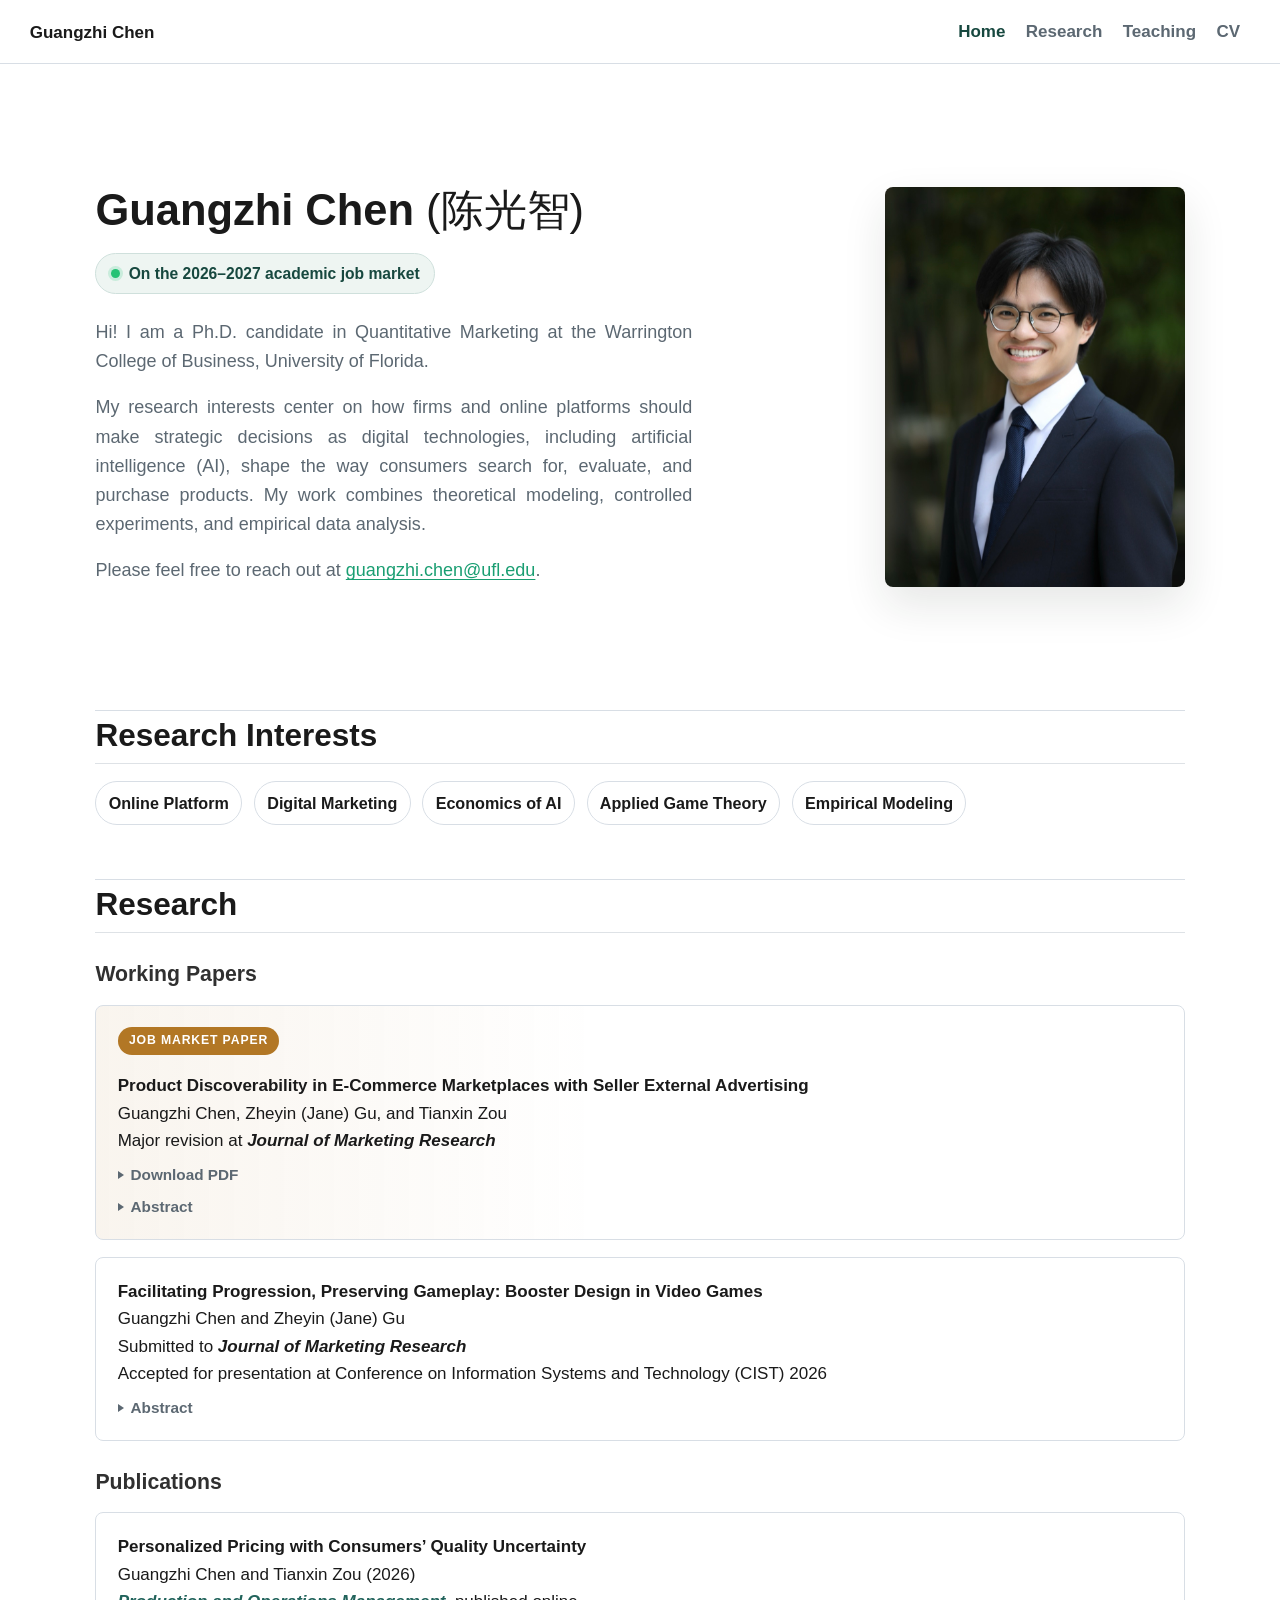
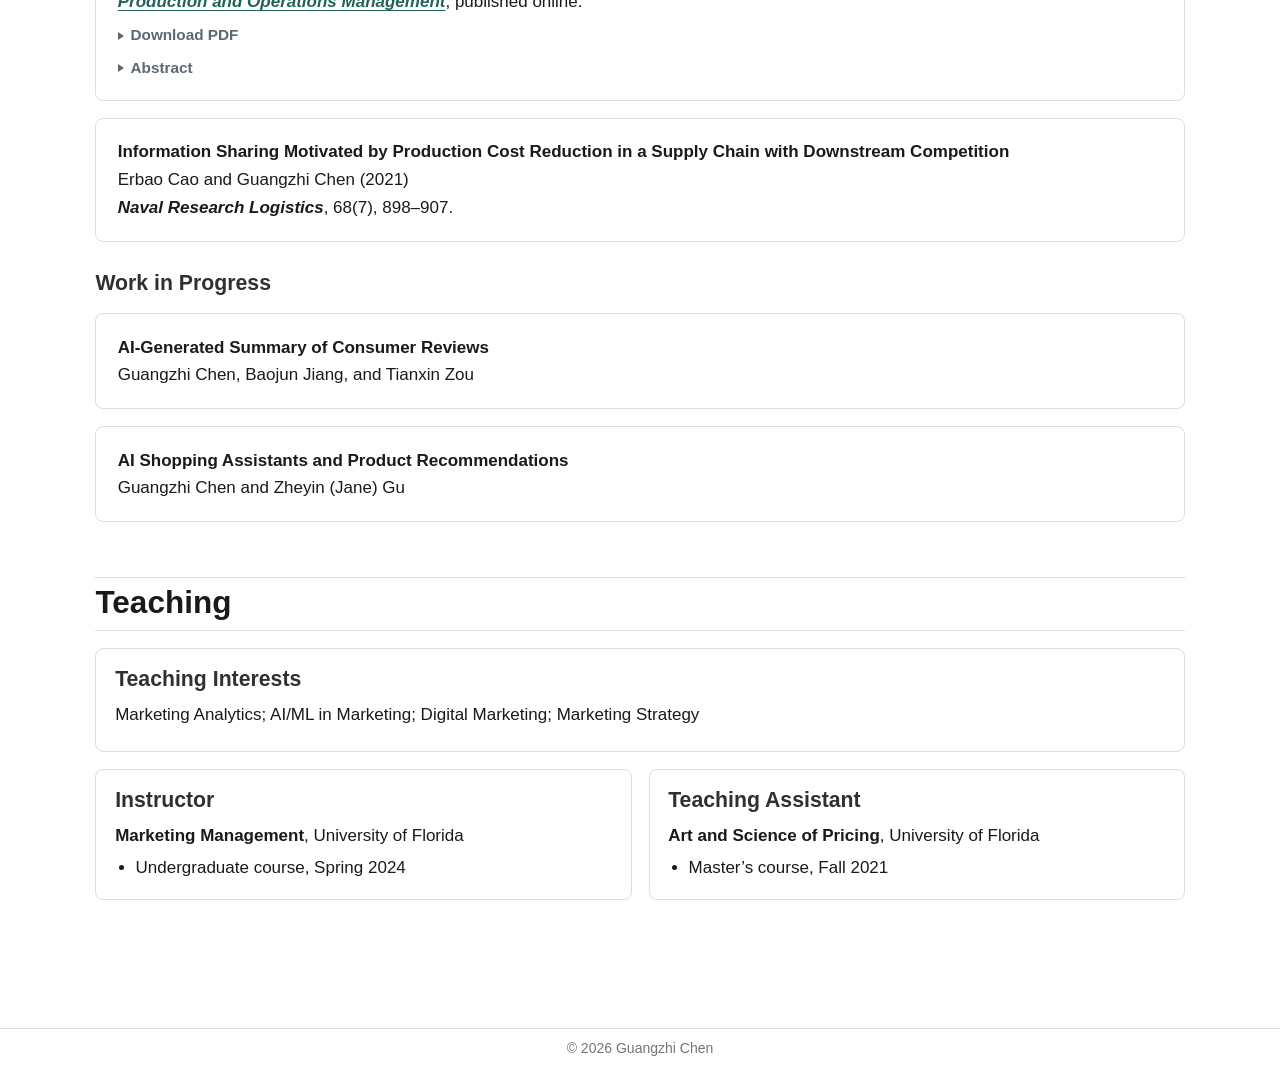
<file: index.html>
<!DOCTYPE html>
<html xmlns="http://www.w3.org/1999/xhtml" lang="en" xml:lang="en"><head>

<meta charset="utf-8">
<meta name="generator" content="quarto-1.9.38">

<meta name="viewport" content="width=device-width, initial-scale=1.0, user-scalable=yes">

<meta name="description" content="Ph.D.&nbsp;candidate in Quantitative Marketing at the University of Florida.">

<title>Guangzhi Chen</title>
<style>
/* Default styles provided by pandoc.
** See https://pandoc.org/MANUAL.html#variables-for-html for config info.
*/
code{white-space: pre-wrap;}
span.smallcaps{font-variant: small-caps;}
div.columns{display: flex; gap: min(4vw, 1.5em);}
div.column{flex: auto; overflow-x: auto;}
div.hanging-indent{margin-left: 1.5em; text-indent: -1.5em;}
ul.task-list{list-style: none;}
ul.task-list li input[type="checkbox"] {
  width: 0.8em;
  margin: 0 0.8em 0.2em -1em; /* quarto-specific, see https://github.com/quarto-dev/quarto-cli/issues/4556 */ 
  vertical-align: middle;
}
</style>


<script src="site_libs/quarto-nav/quarto-nav.js"></script>
<link href="./assets/favicon.svg" rel="icon" type="image/svg+xml">
<script src="site_libs/clipboard/clipboard.min.js"></script>
<script src="site_libs/quarto-html/quarto.js" type="module"></script>
<script src="site_libs/quarto-html/tabsets/tabsets.js" type="module"></script>
<script src="site_libs/quarto-html/popper.min.js"></script>
<script src="site_libs/quarto-html/tippy.umd.min.js"></script>
<script src="site_libs/quarto-html/anchor.min.js"></script>
<link href="site_libs/quarto-html/tippy.css" rel="stylesheet">
<link href="site_libs/quarto-html/quarto-syntax-highlighting-15634bcf2e68342d4ad2dfa704d543f6.css" rel="stylesheet" id="quarto-text-highlighting-styles">
<script src="site_libs/bootstrap/bootstrap.min.js"></script>
<link href="site_libs/bootstrap/bootstrap-icons.css" rel="stylesheet">
<link href="site_libs/bootstrap/bootstrap-158031087360bce0ff56dc785ce39e06.min.css" rel="stylesheet" append-hash="true" id="quarto-bootstrap" data-mode="light">
<script id="quarto-search-options" type="application/json">{
  "language": {
    "search-no-results-text": "No results",
    "search-matching-documents-text": "matching documents",
    "search-copy-link-title": "Copy link to search",
    "search-hide-matches-text": "Hide additional matches",
    "search-more-match-text": "more match in this document",
    "search-more-matches-text": "more matches in this document",
    "search-clear-button-title": "Clear",
    "search-text-placeholder": "",
    "search-detached-cancel-button-title": "Cancel",
    "search-submit-button-title": "Submit",
    "search-label": "Search"
  }
}</script>
<style>html{ scroll-behavior: smooth; }</style>


<link rel="stylesheet" href="styles.css">
<meta property="og:title" content="Guangzhi Chen">
<meta property="og:description" content="Ph.D.&nbsp;candidate in Quantitative Marketing at the University of Florida.">
<meta property="og:image" content="assets/Guangzhi.jpg">
<meta property="og:site_name" content="Guangzhi Chen">
<meta property="og:image:alt" content="Guangzhi Chen">
<meta name="twitter:title" content="Guangzhi Chen">
<meta name="twitter:description" content="Ph.D.&nbsp;candidate in Quantitative Marketing at the University of Florida.">
<meta name="twitter:image" content="assets/Guangzhi.jpg">
<meta name="twitter:image:alt" content="Guangzhi Chen">
<meta name="twitter:card" content="summary_large_image">
</head>

<body class="nav-fixed quarto-light">

<div id="quarto-search-results"></div>
  <header id="quarto-header" class="headroom fixed-top">
    <nav class="navbar navbar-expand-lg " data-bs-theme="dark">
      <div class="navbar-container container-fluid">
      <div class="navbar-brand-container mx-auto">
    <a class="navbar-brand" href="./index.html">
    <span class="navbar-title">Guangzhi Chen</span>
    </a>
  </div>
          <button class="navbar-toggler" type="button" data-bs-toggle="collapse" data-bs-target="#navbarCollapse" aria-controls="navbarCollapse" role="menu" aria-expanded="false" aria-label="Toggle navigation" onclick="if (window.quartoToggleHeadroom) { window.quartoToggleHeadroom(); }">
  <span class="navbar-toggler-icon"></span>
</button>
          <div class="collapse navbar-collapse" id="navbarCollapse">
            <ul class="navbar-nav navbar-nav-scroll ms-auto">
  <li class="nav-item">
    <a class="nav-link active" href="./index.html" aria-current="page"> 
<span class="menu-text">Home</span></a>
  </li>  
  <li class="nav-item">
    <a class="nav-link" href="./index.html#research"> 
<span class="menu-text">Research</span></a>
  </li>  
  <li class="nav-item">
    <a class="nav-link" href="./index.html#teaching"> 
<span class="menu-text">Teaching</span></a>
  </li>  
  <li class="nav-item">
    <a class="nav-link" href="./cv.html"> 
<span class="menu-text">CV</span></a>
  </li>  
</ul>
          </div> <!-- /navcollapse -->
            <div class="quarto-navbar-tools">
</div>
      </div> <!-- /container-fluid -->
    </nav>
</header>
<!-- content -->
<div id="quarto-content" class="quarto-container page-columns page-rows-contents page-layout-full page-navbar">
<!-- sidebar -->
<!-- margin-sidebar -->
    
<!-- main -->
<main class="content column-page" id="quarto-document-content">

<header id="title-block-header" class="quarto-title-block default">
<div class="quarto-title">
<h1 class="title">Guangzhi Chen</h1>
</div>

<div>
  <div class="description">
    Ph.D.&nbsp;candidate in Quantitative Marketing at the University of Florida.
  </div>
</div>


<div class="quarto-title-meta column-page">

    
  
    
  </div>
  


</header>


<div class="hero">
<section id="guangzhi-chen-陈光智" class="level1 hero-copy">
<h1>Guangzhi Chen <span class="name-zh">(陈光智)</span></h1>
<p><span class="availability">On the 2026–2027 academic job market</span></p>
<p>Hi! I am a Ph.D.&nbsp;candidate in Quantitative Marketing at the Warrington College of Business, University of Florida.</p>
<p>My research interests center on how firms and online platforms should make strategic decisions as digital technologies, including artificial intelligence (AI), shape the way consumers search for, evaluate, and purchase products. My work combines theoretical modeling, controlled experiments, and empirical data analysis.</p>
<p>Please feel free to reach out at <strong><a href="mailto:guangzhi.chen@ufl.edu" class="email-link">guangzhi.chen@ufl.edu</a></strong>.</p>
</section>
<div class="hero-media">
<p><img src="assets/Guangzhi.jpg" alt="Guangzhi Chen"></p>
</div>
</div>
<section id="research-interests" class="level2">
<h2 class="anchored" data-anchor-id="research-interests">Research Interests</h2>
<div class="interest-list">
<p><span class="interest-label">Online Platform</span> <span class="interest-label">Digital Marketing</span> <span class="interest-label">Economics of AI</span> <span class="interest-label">Applied Game Theory</span> <span class="interest-label">Empirical Modeling</span></p>
</div>
</section>
<section id="research" class="level2">
<h2 class="anchored" data-anchor-id="research">Research</h2>
<section id="working-papers" class="level3">
<h3 class="anchored" data-anchor-id="working-papers">Working Papers</h3>
<div class="paper-card featured">
<p><span class="jmp-flag">Job Market Paper</span></p>
<p><strong>Product Discoverability in E-Commerce Marketplaces with Seller External Advertising</strong><br>
Guangzhi Chen, Zheyin (Jane) Gu, and Tianxin Zou<br>
Major revision at <strong><em>Journal of Marketing Research</em></strong></p>
<p><a href="Guangzhi_Chen_JMP.pdf" class="pdf-link">Download PDF</a></p>
<details>
<summary>
Abstract
</summary>
<p>This paper examines how an e-commerce marketplace should design product discovery tools, which help consumers find products on the platform, accounting for sellers potentially advertising on external channels (e.g., search engines and social media) to attract consumers to the marketplace. Our paper’s central finding is that the platform can profit from strategically limiting product discovery because of two distinct mechanisms: (1) a traffic-expansion mechanism, where limiting discovery mitigates advertising leakage and encourages sellers to advertise, expanding total platform traffic; (2) a differentiation mechanism, where limiting discovery induces some but not all sellers to advertise, creating differentiation in consumer awareness among sellers and thus softening price competition. We also show that the platform’s optimal discoverability level changes non-monotonically with different market parameters, such as how substitutable competing products are and how costly or effective external advertising is. The strategic interactions of the platform and sellers further yield counterintuitive welfare consequences: when products are stronger substitutes, despite more intense price competition, sellers’ profit can increase while consumer surplus can decrease; and when sellers’ external advertising becomes less costly or more effective in attracting consumers, both sellers and consumers can be worse off.</p>
</details>
</div>
<div class="paper-card">
<p><strong>Facilitating Progression, Preserving Gameplay: Booster Design in Video Games</strong><br>
Guangzhi Chen and Zheyin (Jane) Gu<br>
Submitted to <strong><em>Journal of Marketing Research</em></strong><br>
Accepted for presentation at Conference on Information Systems and Technology (CIST) 2026</p>
<details>
<summary>
Abstract
</summary>
<p>In single-player video games, developers often provide players with boosters, or consumable tools that can reduce their effort to clear a level, to sustain progression. Meanwhile, players’ lower-level play can facilitate their understanding of game design and structure, contributing to improved performance and enjoyment at a more advanced level. We study the developer’s optimal booster design, accounting for its impact on a player’s endogenous gameplay decisions. First, we show that a more powerful booster, when not too powerful, can motivate the player to extend gameplay at both the lower and advanced levels. This motivating impact is stronger under more efficient carryover of gameplay experience across levels. However, if the booster is already powerful, further enhancing its power discourages gameplay at both levels. Second, a developer that maximizes monetization opportunities from players’ gameplay time should offer a booster of moderate power. However, a strong tendency to profit from booster sales induces the developer to increase booster power, causing a reduction in players’ playtime. Third, the optimal booster power and price vary with player characteristics, suggesting the benefits of booster customization. Interestingly, the developer may offer a less powerful booster at a higher price to players perceiving a higher progression reward.</p>
</details>
</div>
</section>
<section id="publications" class="level3">
<h3 class="anchored" data-anchor-id="publications">Publications</h3>
<div class="paper-card">
<p><strong>Personalized Pricing with Consumers’ Quality Uncertainty</strong><br>
Guangzhi Chen and Tianxin Zou (2026)<br>
<a href="https://doi.org/10.1177/10591478261465977"><strong><em>Production and Operations Management</em></strong></a>, published online.</p>
<p><a href="Guangzhi_Chen_Personalized_Pricing.pdf" class="pdf-link">Download PDF</a></p>
<details>
<summary>
Abstract
</summary>
<p>We examine a firm’s personalized pricing (PP) strategies in markets where consumers are uncertain about product quality. In such markets, prices serve not only as a tool for price discrimination but also as a means of conveying quality information to consumers. We reveal that a firm faces a tradeoff between adopting PP to better price discriminate among consumers and not adopting it to signal its high quality. We find that a high-quality firm should adopt PP only when its product quality is known to either a very small or a very large fraction of consumers, and when its high-quality product, on average, offers either very low or very high additional value to consumers relative to a low-quality product. Moreover, the high-quality firm may charge consumers personalized prices less than their willingness to pay to signal its quality in equilibrium, deviating from first-degree price discrimination when consumers are informed about quality. Counterintuitively, when more consumers know product quality or when the high-quality product provides higher average value to consumers, consumer surplus and social welfare may decrease, but a low-quality firm’s profit may increase. Furthermore, the firm’s profit can be lower when its personalized pricing leverages more information about consumer characteristics. Randomized experiments provide evidence that a personalized price is a weaker signal of objective product quality than a uniform price.</p>
</details>
</div>
<div class="paper-card">
<p><strong>Information Sharing Motivated by Production Cost Reduction in a Supply Chain with Downstream Competition</strong><br>
Erbao Cao and Guangzhi Chen (2021)<br>
<strong><em>Naval Research Logistics</em></strong>, 68(7), 898–907.</p>
</div>
</section>
<section id="work-in-progress" class="level3">
<h3 class="anchored" data-anchor-id="work-in-progress">Work in Progress</h3>
<div class="paper-card">
<p><strong>AI-Generated Summary of Consumer Reviews</strong><br>
Guangzhi Chen, Baojun Jiang, and Tianxin Zou</p>
</div>
<div class="paper-card">
<p><strong>AI Shopping Assistants and Product Recommendations</strong><br>
Guangzhi Chen and Zheyin (Jane) Gu</p>
</div>
</section>
</section>
<section id="teaching" class="level2">
<h2 class="anchored" data-anchor-id="teaching">Teaching</h2>
<section id="teaching-interests" class="level3 panel teaching-interests">
<h3 class="anchored" data-anchor-id="teaching-interests">Teaching Interests</h3>
<p>Marketing Analytics; AI/ML in Marketing; Digital Marketing; Marketing Strategy</p>
</section>
<div class="two-column">
<section id="instructor" class="level3 panel">
<h3 class="anchored" data-anchor-id="instructor">Instructor</h3>
<p><strong>Marketing Management</strong>, University of Florida</p>
<ul>
<li>Undergraduate course, Spring 2024</li>
</ul>
</section>
<section id="teaching-assistant" class="level3 panel">
<h3 class="anchored" data-anchor-id="teaching-assistant">Teaching Assistant</h3>
<p><strong>Art and Science of Pricing</strong>, University of Florida</p>
<ul>
<li>Master’s course, Fall 2021</li>
</ul>
</section>
</div>


</section>

</main> <!-- /main -->
<script id="quarto-html-after-body" type="application/javascript">
  window.document.addEventListener("DOMContentLoaded", function (event) {
    const icon = "";
    const anchorJS = new window.AnchorJS();
    anchorJS.options = {
      placement: 'right',
      icon: icon
    };
    anchorJS.add('.anchored');
    const isCodeAnnotation = (el) => {
      for (const clz of el.classList) {
        if (clz.startsWith('code-annotation-')) {                     
          return true;
        }
      }
      return false;
    }
    const onCopySuccess = function(e) {
      // button target
      const button = e.trigger;
      // don't keep focus
      button.blur();
      // flash "checked"
      button.classList.add('code-copy-button-checked');
      var currentTitle = button.getAttribute("title");
      button.setAttribute("title", "Copied!");
      let tooltip;
      if (window.bootstrap) {
        button.setAttribute("data-bs-toggle", "tooltip");
        button.setAttribute("data-bs-placement", "left");
        button.setAttribute("data-bs-title", "Copied!");
        tooltip = new bootstrap.Tooltip(button, 
          { trigger: "manual", 
            customClass: "code-copy-button-tooltip",
            offset: [0, -8]});
        tooltip.show();    
      }
      setTimeout(function() {
        if (tooltip) {
          tooltip.hide();
          button.removeAttribute("data-bs-title");
          button.removeAttribute("data-bs-toggle");
          button.removeAttribute("data-bs-placement");
        }
        button.setAttribute("title", currentTitle);
        button.classList.remove('code-copy-button-checked');
      }, 1000);
      // clear code selection
      e.clearSelection();
    }
    const getTextToCopy = function(trigger) {
      const outerScaffold = trigger.parentElement.cloneNode(true);
      const codeEl = outerScaffold.querySelector('code');
      for (const childEl of codeEl.children) {
        if (isCodeAnnotation(childEl)) {
          childEl.remove();
        }
      }
      return codeEl.innerText;
    }
    const clipboard = new window.ClipboardJS('.code-copy-button:not([data-in-quarto-modal])', {
      text: getTextToCopy
    });
    clipboard.on('success', onCopySuccess);
    if (window.document.getElementById('quarto-embedded-source-code-modal')) {
      const clipboardModal = new window.ClipboardJS('.code-copy-button[data-in-quarto-modal]', {
        text: getTextToCopy,
        container: window.document.getElementById('quarto-embedded-source-code-modal')
      });
      clipboardModal.on('success', onCopySuccess);
    }
      var localhostRegex = new RegExp(/^(?:http|https):\/\/localhost\:?[0-9]*\//);
      var mailtoRegex = new RegExp(/^mailto:/);
        var filterRegex = new RegExp('/' + window.location.host + '/');
      var isInternal = (href) => {
          return filterRegex.test(href) || localhostRegex.test(href) || mailtoRegex.test(href);
      }
      // Inspect non-navigation links and adorn them if external
     var links = window.document.querySelectorAll('a[href]:not(.nav-link):not(.navbar-brand):not(.toc-action):not(.sidebar-link):not(.sidebar-item-toggle):not(.pagination-link):not(.no-external):not([aria-hidden]):not(.dropdown-item):not(.quarto-navigation-tool):not(.about-link)');
      for (var i=0; i<links.length; i++) {
        const link = links[i];
        if (!isInternal(link.href)) {
          // undo the damage that might have been done by quarto-nav.js in the case of
          // links that we want to consider external
          if (link.dataset.originalHref !== undefined) {
            link.href = link.dataset.originalHref;
          }
        }
      }
    function tippyHover(el, contentFn, onTriggerFn, onUntriggerFn) {
      const config = {
        allowHTML: true,
        maxWidth: 500,
        delay: 100,
        arrow: false,
        appendTo: function(el) {
            return el.parentElement;
        },
        interactive: true,
        interactiveBorder: 10,
        theme: 'quarto',
        placement: 'bottom-start',
      };
      if (contentFn) {
        config.content = contentFn;
      }
      if (onTriggerFn) {
        config.onTrigger = onTriggerFn;
      }
      if (onUntriggerFn) {
        config.onUntrigger = onUntriggerFn;
      }
      window.tippy(el, config); 
    }
    const noterefs = window.document.querySelectorAll('a[role="doc-noteref"]');
    for (var i=0; i<noterefs.length; i++) {
      const ref = noterefs[i];
      tippyHover(ref, function() {
        // use id or data attribute instead here
        let href = ref.getAttribute('data-footnote-href') || ref.getAttribute('href');
        try { href = new URL(href).hash; } catch {}
        const id = href.replace(/^#\/?/, "");
        const note = window.document.getElementById(id);
        if (note) {
          return note.innerHTML;
        } else {
          return "";
        }
      });
    }
    const xrefs = window.document.querySelectorAll('a.quarto-xref');
    const processXRef = (id, note) => {
      // Strip column container classes
      const stripColumnClz = (el) => {
        el.classList.remove("page-full", "page-columns");
        if (el.children) {
          for (const child of el.children) {
            stripColumnClz(child);
          }
        }
      }
      stripColumnClz(note)
      if (id === null || id.startsWith('sec-')) {
        // Special case sections, only their first couple elements
        const container = document.createElement("div");
        if (note.children && note.children.length > 2) {
          container.appendChild(note.children[0].cloneNode(true));
          for (let i = 1; i < note.children.length; i++) {
            const child = note.children[i];
            if (child.tagName === "P" && child.innerText === "") {
              continue;
            } else {
              container.appendChild(child.cloneNode(true));
              break;
            }
          }
          if (window.Quarto?.typesetMath) {
            window.Quarto.typesetMath(container);
          }
          return container.innerHTML
        } else {
          if (window.Quarto?.typesetMath) {
            window.Quarto.typesetMath(note);
          }
          return note.innerHTML;
        }
      } else {
        // Remove any anchor links if they are present
        const anchorLink = note.querySelector('a.anchorjs-link');
        if (anchorLink) {
          anchorLink.remove();
        }
        if (window.Quarto?.typesetMath) {
          window.Quarto.typesetMath(note);
        }
        if (note.classList.contains("callout")) {
          return note.outerHTML;
        } else {
          return note.innerHTML;
        }
      }
    }
    for (var i=0; i<xrefs.length; i++) {
      const xref = xrefs[i];
      tippyHover(xref, undefined, function(instance) {
        instance.disable();
        let url = xref.getAttribute('href');
        let hash = undefined; 
        if (url.startsWith('#')) {
          hash = url;
        } else {
          try { hash = new URL(url).hash; } catch {}
        }
        if (hash) {
          const id = hash.replace(/^#\/?/, "");
          const note = window.document.getElementById(id);
          if (note !== null) {
            try {
              const html = processXRef(id, note.cloneNode(true));
              instance.setContent(html);
            } finally {
              instance.enable();
              instance.show();
            }
          } else {
            // See if we can fetch this
            fetch(url.split('#')[0])
            .then(res => res.text())
            .then(html => {
              const parser = new DOMParser();
              const htmlDoc = parser.parseFromString(html, "text/html");
              const note = htmlDoc.getElementById(id);
              if (note !== null) {
                const html = processXRef(id, note);
                instance.setContent(html);
              } 
            }).finally(() => {
              instance.enable();
              instance.show();
            });
          }
        } else {
          // See if we can fetch a full url (with no hash to target)
          // This is a special case and we should probably do some content thinning / targeting
          fetch(url)
          .then(res => res.text())
          .then(html => {
            const parser = new DOMParser();
            const htmlDoc = parser.parseFromString(html, "text/html");
            const note = htmlDoc.querySelector('main.content');
            if (note !== null) {
              // This should only happen for chapter cross references
              // (since there is no id in the URL)
              // remove the first header
              if (note.children.length > 0 && note.children[0].tagName === "HEADER") {
                note.children[0].remove();
              }
              const html = processXRef(null, note);
              instance.setContent(html);
            } 
          }).finally(() => {
            instance.enable();
            instance.show();
          });
        }
      }, function(instance) {
      });
    }
        let selectedAnnoteEl;
        const selectorForAnnotation = ( cell, annotation) => {
          let cellAttr = 'data-code-cell="' + cell + '"';
          let lineAttr = 'data-code-annotation="' +  annotation + '"';
          const selector = 'span[' + cellAttr + '][' + lineAttr + ']';
          return selector;
        }
        const selectCodeLines = (annoteEl) => {
          const doc = window.document;
          const targetCell = annoteEl.getAttribute("data-target-cell");
          const targetAnnotation = annoteEl.getAttribute("data-target-annotation");
          const annoteSpan = window.document.querySelector(selectorForAnnotation(targetCell, targetAnnotation));
          const lines = annoteSpan.getAttribute("data-code-lines").split(",");
          const lineIds = lines.map((line) => {
            return targetCell + "-" + line;
          })
          let top = null;
          let height = null;
          let parent = null;
          if (lineIds.length > 0) {
              //compute the position of the single el (top and bottom and make a div)
              const el = window.document.getElementById(lineIds[0]);
              top = el.offsetTop;
              height = el.offsetHeight;
              parent = el.parentElement.parentElement;
            if (lineIds.length > 1) {
              const lastEl = window.document.getElementById(lineIds[lineIds.length - 1]);
              const bottom = lastEl.offsetTop + lastEl.offsetHeight;
              height = bottom - top;
            }
            if (top !== null && height !== null && parent !== null) {
              // cook up a div (if necessary) and position it 
              let div = window.document.getElementById("code-annotation-line-highlight");
              if (div === null) {
                div = window.document.createElement("div");
                div.setAttribute("id", "code-annotation-line-highlight");
                div.style.position = 'absolute';
                parent.appendChild(div);
              }
              div.style.top = top - 2 + "px";
              div.style.height = height + 4 + "px";
              div.style.left = 0;
              let gutterDiv = window.document.getElementById("code-annotation-line-highlight-gutter");
              if (gutterDiv === null) {
                gutterDiv = window.document.createElement("div");
                gutterDiv.setAttribute("id", "code-annotation-line-highlight-gutter");
                gutterDiv.style.position = 'absolute';
                const codeCell = window.document.getElementById(targetCell);
                const gutter = codeCell.querySelector('.code-annotation-gutter');
                gutter.appendChild(gutterDiv);
              }
              gutterDiv.style.top = top - 2 + "px";
              gutterDiv.style.height = height + 4 + "px";
            }
            selectedAnnoteEl = annoteEl;
          }
        };
        const unselectCodeLines = () => {
          const elementsIds = ["code-annotation-line-highlight", "code-annotation-line-highlight-gutter"];
          elementsIds.forEach((elId) => {
            const div = window.document.getElementById(elId);
            if (div) {
              div.remove();
            }
          });
          selectedAnnoteEl = undefined;
        };
          // Handle positioning of the toggle
      window.addEventListener(
        "resize",
        throttle(() => {
          elRect = undefined;
          if (selectedAnnoteEl) {
            selectCodeLines(selectedAnnoteEl);
          }
        }, 10)
      );
      function throttle(fn, ms) {
      let throttle = false;
      let timer;
        return (...args) => {
          if(!throttle) { // first call gets through
              fn.apply(this, args);
              throttle = true;
          } else { // all the others get throttled
              if(timer) clearTimeout(timer); // cancel #2
              timer = setTimeout(() => {
                fn.apply(this, args);
                timer = throttle = false;
              }, ms);
          }
        };
      }
        // Attach click handler to the DT
        const annoteDls = window.document.querySelectorAll('dt[data-target-cell]');
        for (const annoteDlNode of annoteDls) {
          annoteDlNode.addEventListener('click', (event) => {
            const clickedEl = event.target;
            if (clickedEl !== selectedAnnoteEl) {
              unselectCodeLines();
              const activeEl = window.document.querySelector('dt[data-target-cell].code-annotation-active');
              if (activeEl) {
                activeEl.classList.remove('code-annotation-active');
              }
              selectCodeLines(clickedEl);
              clickedEl.classList.add('code-annotation-active');
            } else {
              // Unselect the line
              unselectCodeLines();
              clickedEl.classList.remove('code-annotation-active');
            }
          });
        }
    const findCites = (el) => {
      const parentEl = el.parentElement;
      if (parentEl) {
        const cites = parentEl.dataset.cites;
        if (cites) {
          return {
            el,
            cites: cites.split(' ')
          };
        } else {
          return findCites(el.parentElement)
        }
      } else {
        return undefined;
      }
    };
    var bibliorefs = window.document.querySelectorAll('a[role="doc-biblioref"]');
    for (var i=0; i<bibliorefs.length; i++) {
      const ref = bibliorefs[i];
      const citeInfo = findCites(ref);
      if (citeInfo) {
        tippyHover(citeInfo.el, function() {
          var popup = window.document.createElement('div');
          citeInfo.cites.forEach(function(cite) {
            var citeDiv = window.document.createElement('div');
            citeDiv.classList.add('hanging-indent');
            citeDiv.classList.add('csl-entry');
            var biblioDiv = window.document.getElementById('ref-' + cite);
            if (biblioDiv) {
              citeDiv.innerHTML = biblioDiv.innerHTML;
            }
            popup.appendChild(citeDiv);
          });
          return popup.innerHTML;
        });
      }
    }
  });
  </script>
</div> <!-- /content -->
<footer class="footer">
  <div class="nav-footer">
    <div class="nav-footer-left">
      &nbsp;
    </div>   
    <div class="nav-footer-center">
<p>© 2026 Guangzhi Chen</p>
</div>
    <div class="nav-footer-right">
      &nbsp;
    </div>
  </div>
</footer>




<script src="site_libs/quarto-html/zenscroll-min.js"></script>
</body></html>
</file>
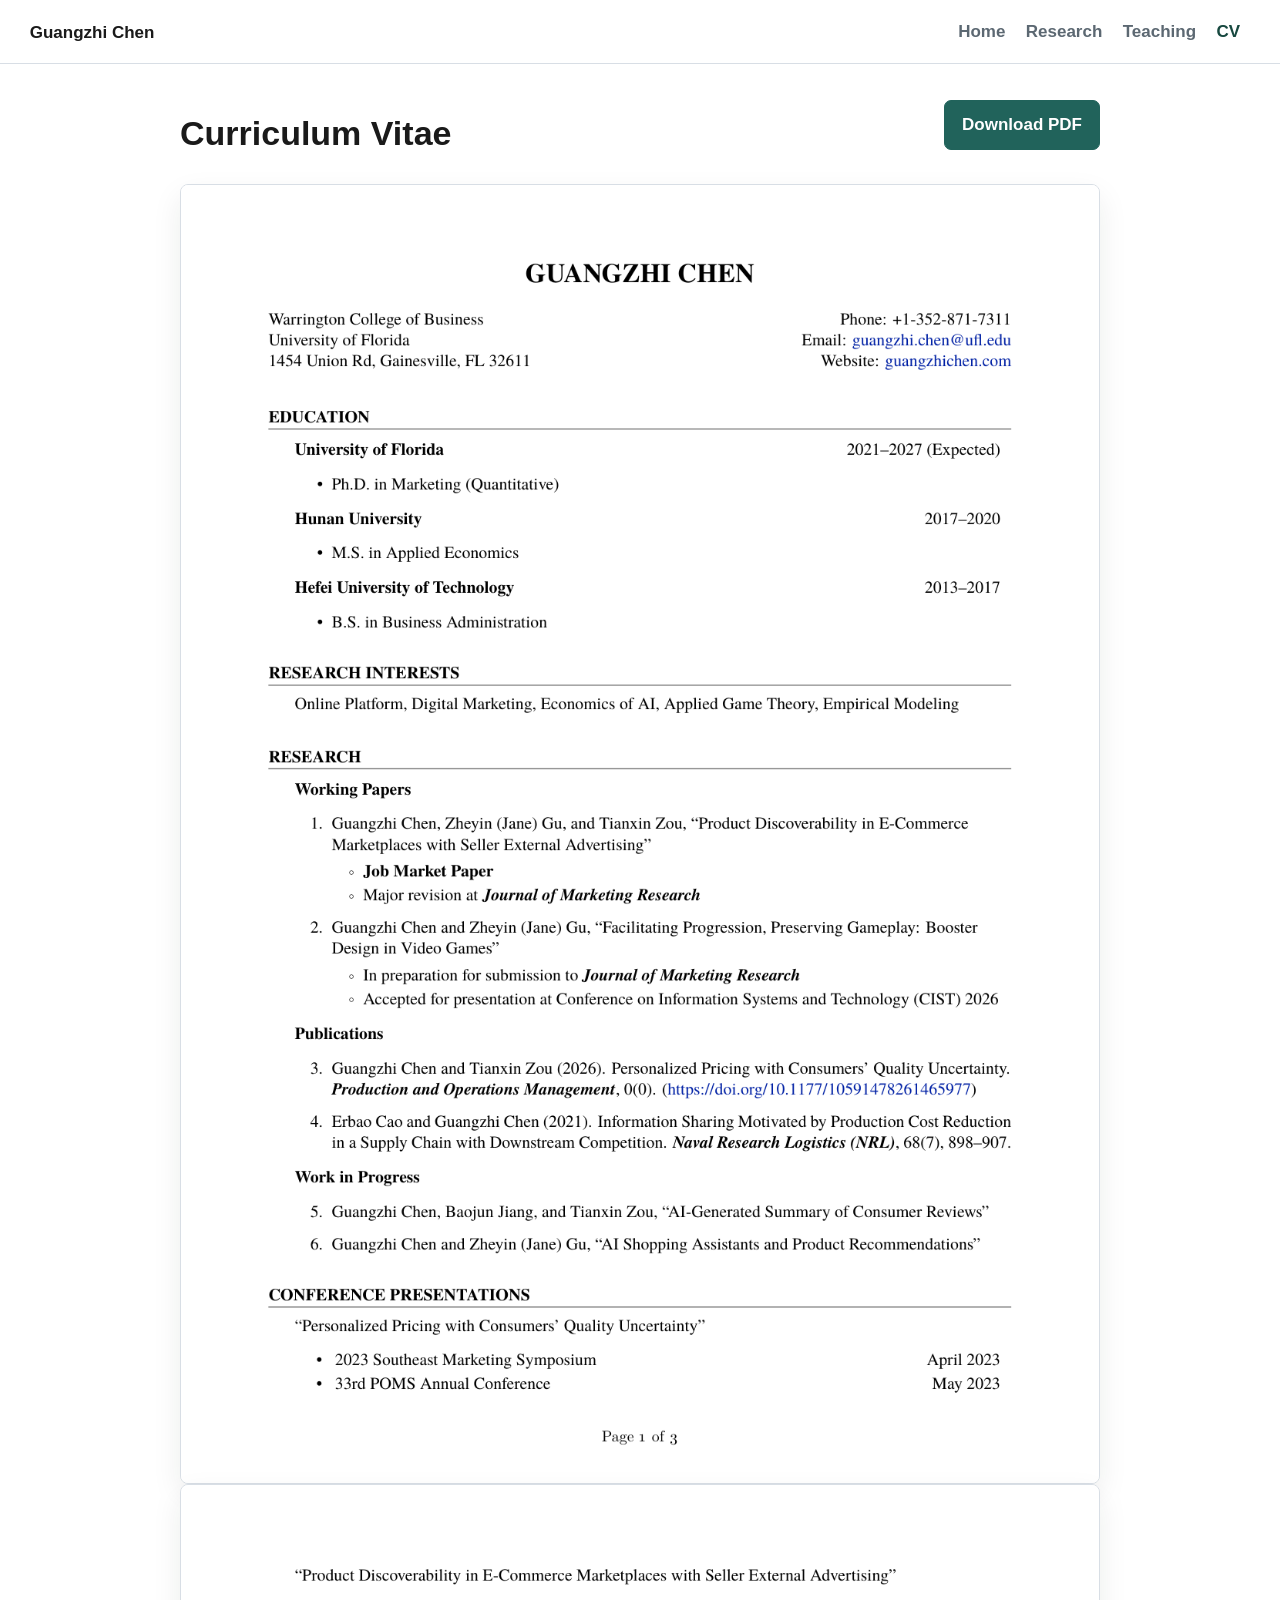
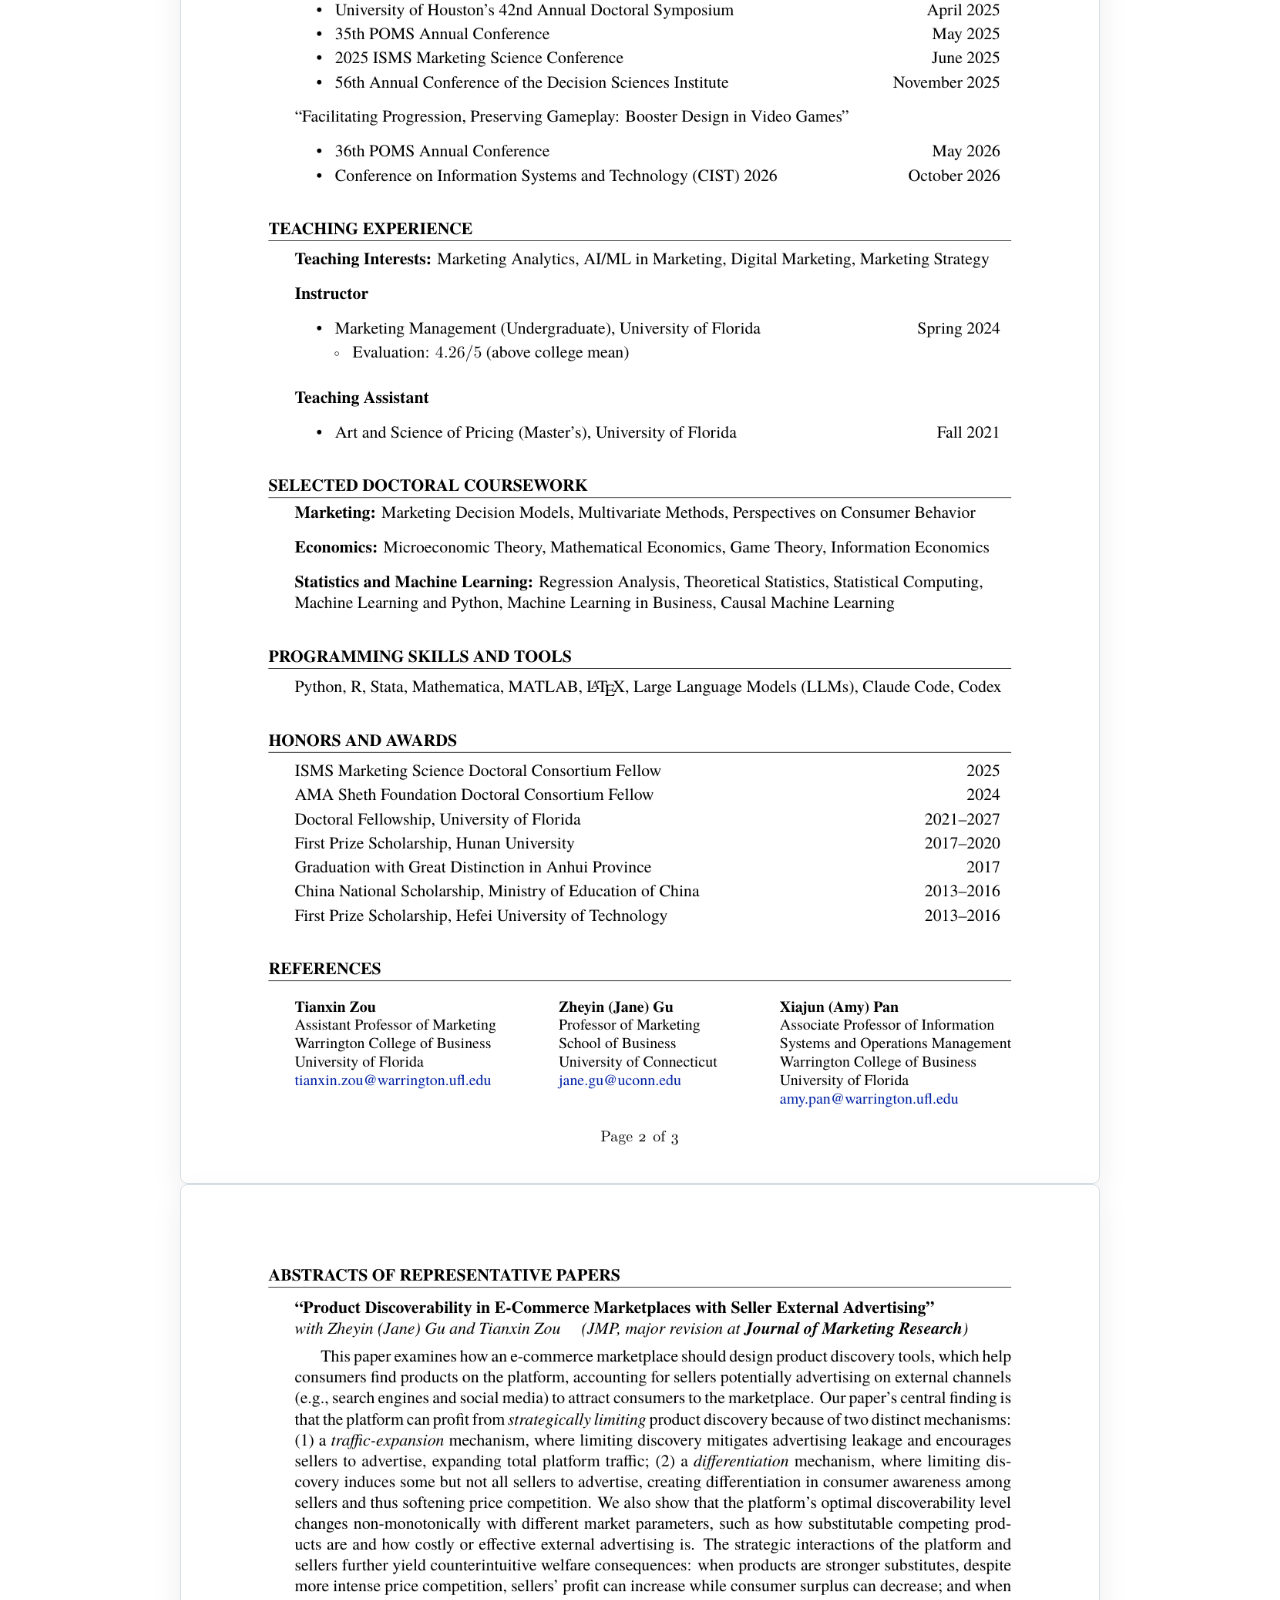
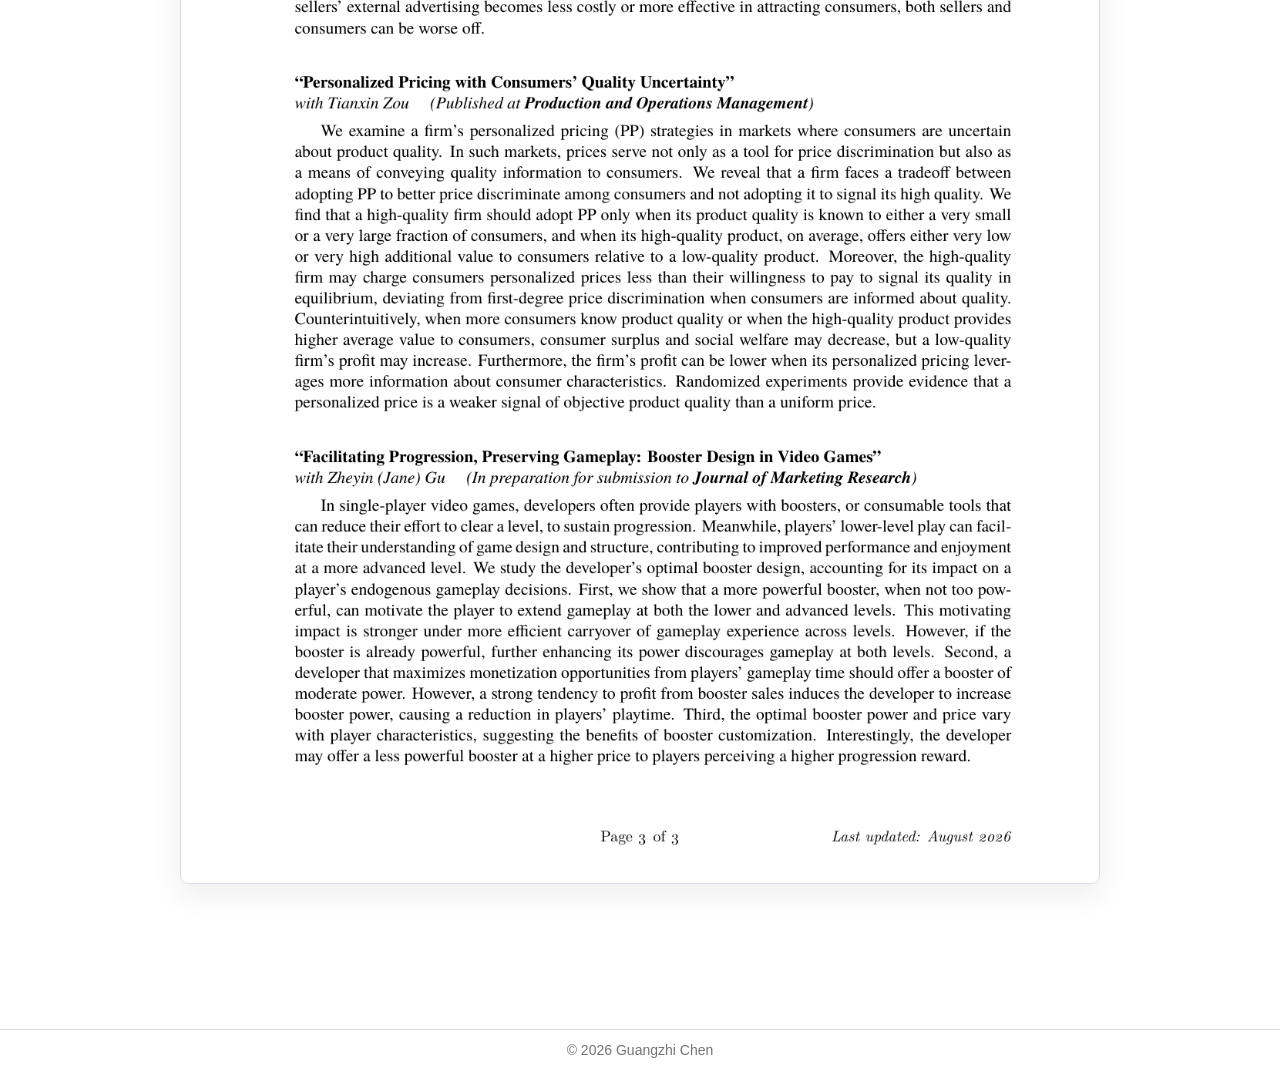
<file: cv.html>
<!DOCTYPE html>
<html xmlns="http://www.w3.org/1999/xhtml" lang="en" xml:lang="en"><head>

<meta charset="utf-8">
<meta name="generator" content="quarto-1.9.38">

<meta name="viewport" content="width=device-width, initial-scale=1.0, user-scalable=yes">

<meta name="description" content="Curriculum vitae of Guangzhi Chen, Ph.D.&nbsp;candidate in Marketing at the University of Florida.">

<title>CV – Guangzhi Chen</title>
<style>
/* Default styles provided by pandoc.
** See https://pandoc.org/MANUAL.html#variables-for-html for config info.
*/
code{white-space: pre-wrap;}
span.smallcaps{font-variant: small-caps;}
div.columns{display: flex; gap: min(4vw, 1.5em);}
div.column{flex: auto; overflow-x: auto;}
div.hanging-indent{margin-left: 1.5em; text-indent: -1.5em;}
ul.task-list{list-style: none;}
ul.task-list li input[type="checkbox"] {
  width: 0.8em;
  margin: 0 0.8em 0.2em -1em; /* quarto-specific, see https://github.com/quarto-dev/quarto-cli/issues/4556 */ 
  vertical-align: middle;
}
</style>


<script src="site_libs/quarto-nav/quarto-nav.js"></script>
<link href="./assets/favicon.svg" rel="icon" type="image/svg+xml">
<script src="site_libs/clipboard/clipboard.min.js"></script>
<script src="site_libs/quarto-html/quarto.js" type="module"></script>
<script src="site_libs/quarto-html/tabsets/tabsets.js" type="module"></script>
<script src="site_libs/quarto-html/popper.min.js"></script>
<script src="site_libs/quarto-html/tippy.umd.min.js"></script>
<script src="site_libs/quarto-html/anchor.min.js"></script>
<link href="site_libs/quarto-html/tippy.css" rel="stylesheet">
<link href="site_libs/quarto-html/quarto-syntax-highlighting-15634bcf2e68342d4ad2dfa704d543f6.css" rel="stylesheet" id="quarto-text-highlighting-styles">
<script src="site_libs/bootstrap/bootstrap.min.js"></script>
<link href="site_libs/bootstrap/bootstrap-icons.css" rel="stylesheet">
<link href="site_libs/bootstrap/bootstrap-158031087360bce0ff56dc785ce39e06.min.css" rel="stylesheet" append-hash="true" id="quarto-bootstrap" data-mode="light">
<script id="quarto-search-options" type="application/json">{
  "language": {
    "search-no-results-text": "No results",
    "search-matching-documents-text": "matching documents",
    "search-copy-link-title": "Copy link to search",
    "search-hide-matches-text": "Hide additional matches",
    "search-more-match-text": "more match in this document",
    "search-more-matches-text": "more matches in this document",
    "search-clear-button-title": "Clear",
    "search-text-placeholder": "",
    "search-detached-cancel-button-title": "Cancel",
    "search-submit-button-title": "Submit",
    "search-label": "Search"
  }
}</script>
<style>html{ scroll-behavior: smooth; }</style>


<link rel="stylesheet" href="styles.css">
<meta property="og:title" content="CV – Guangzhi Chen">
<meta property="og:description" content="Curriculum vitae of Guangzhi Chen, Ph.D.&nbsp;candidate in Marketing at the University of Florida.">
<meta property="og:image" content="assets/cv-page-1.png">
<meta property="og:site_name" content="Guangzhi Chen">
<meta property="og:image:alt" content="Guangzhi Chen CV page 1">
<meta name="twitter:title" content="CV – Guangzhi Chen">
<meta name="twitter:description" content="Curriculum vitae of Guangzhi Chen, Ph.D.&nbsp;candidate in Marketing at the University of Florida.">
<meta name="twitter:image" content="assets/cv-page-1.png">
<meta name="twitter:image:alt" content="Guangzhi Chen CV page 1">
<meta name="twitter:card" content="summary_large_image">
</head>

<body class="nav-fixed quarto-light">

<div id="quarto-search-results"></div>
  <header id="quarto-header" class="headroom fixed-top">
    <nav class="navbar navbar-expand-lg " data-bs-theme="dark">
      <div class="navbar-container container-fluid">
      <div class="navbar-brand-container mx-auto">
    <a class="navbar-brand" href="./index.html">
    <span class="navbar-title">Guangzhi Chen</span>
    </a>
  </div>
          <button class="navbar-toggler" type="button" data-bs-toggle="collapse" data-bs-target="#navbarCollapse" aria-controls="navbarCollapse" role="menu" aria-expanded="false" aria-label="Toggle navigation" onclick="if (window.quartoToggleHeadroom) { window.quartoToggleHeadroom(); }">
  <span class="navbar-toggler-icon"></span>
</button>
          <div class="collapse navbar-collapse" id="navbarCollapse">
            <ul class="navbar-nav navbar-nav-scroll ms-auto">
  <li class="nav-item">
    <a class="nav-link" href="./index.html"> 
<span class="menu-text">Home</span></a>
  </li>  
  <li class="nav-item">
    <a class="nav-link" href="./index.html#research"> 
<span class="menu-text">Research</span></a>
  </li>  
  <li class="nav-item">
    <a class="nav-link" href="./index.html#teaching"> 
<span class="menu-text">Teaching</span></a>
  </li>  
  <li class="nav-item">
    <a class="nav-link active" href="./cv.html" aria-current="page"> 
<span class="menu-text">CV</span></a>
  </li>  
</ul>
          </div> <!-- /navcollapse -->
            <div class="quarto-navbar-tools">
</div>
      </div> <!-- /container-fluid -->
    </nav>
</header>
<!-- content -->
<div id="quarto-content" class="quarto-container page-columns page-rows-contents page-layout-full page-navbar">
<!-- sidebar -->
<!-- margin-sidebar -->
    
<!-- main -->
<main class="content column-page" id="quarto-document-content">

<header id="title-block-header" class="quarto-title-block default">
<div class="quarto-title">
<h1 class="title">CV</h1>
</div>

<div>
  <div class="description">
    Curriculum vitae of Guangzhi Chen, Ph.D.&nbsp;candidate in Marketing at the University of Florida.
  </div>
</div>


<div class="quarto-title-meta column-page">

    
  
    
  </div>
  


</header>


<div class="cv-page">
<section id="curriculum-vitae" class="level1 cv-header">
<h1>Curriculum Vitae</h1>
<p><a href="Guangzhi_Chen_Job_Market_CV.pdf" class="btn btn-primary">Download PDF</a></p>
</section>
<div class="cv-preview">
<p><img src="assets/cv-page-1.png" alt="Guangzhi Chen CV page 1"> <img src="assets/cv-page-2.png" alt="Guangzhi Chen CV page 2"> <img src="assets/cv-page-3.png" alt="Guangzhi Chen CV page 3"></p>
</div>
</div>



</main> <!-- /main -->
<script id="quarto-html-after-body" type="application/javascript">
  window.document.addEventListener("DOMContentLoaded", function (event) {
    const icon = "";
    const anchorJS = new window.AnchorJS();
    anchorJS.options = {
      placement: 'right',
      icon: icon
    };
    anchorJS.add('.anchored');
    const isCodeAnnotation = (el) => {
      for (const clz of el.classList) {
        if (clz.startsWith('code-annotation-')) {                     
          return true;
        }
      }
      return false;
    }
    const onCopySuccess = function(e) {
      // button target
      const button = e.trigger;
      // don't keep focus
      button.blur();
      // flash "checked"
      button.classList.add('code-copy-button-checked');
      var currentTitle = button.getAttribute("title");
      button.setAttribute("title", "Copied!");
      let tooltip;
      if (window.bootstrap) {
        button.setAttribute("data-bs-toggle", "tooltip");
        button.setAttribute("data-bs-placement", "left");
        button.setAttribute("data-bs-title", "Copied!");
        tooltip = new bootstrap.Tooltip(button, 
          { trigger: "manual", 
            customClass: "code-copy-button-tooltip",
            offset: [0, -8]});
        tooltip.show();    
      }
      setTimeout(function() {
        if (tooltip) {
          tooltip.hide();
          button.removeAttribute("data-bs-title");
          button.removeAttribute("data-bs-toggle");
          button.removeAttribute("data-bs-placement");
        }
        button.setAttribute("title", currentTitle);
        button.classList.remove('code-copy-button-checked');
      }, 1000);
      // clear code selection
      e.clearSelection();
    }
    const getTextToCopy = function(trigger) {
      const outerScaffold = trigger.parentElement.cloneNode(true);
      const codeEl = outerScaffold.querySelector('code');
      for (const childEl of codeEl.children) {
        if (isCodeAnnotation(childEl)) {
          childEl.remove();
        }
      }
      return codeEl.innerText;
    }
    const clipboard = new window.ClipboardJS('.code-copy-button:not([data-in-quarto-modal])', {
      text: getTextToCopy
    });
    clipboard.on('success', onCopySuccess);
    if (window.document.getElementById('quarto-embedded-source-code-modal')) {
      const clipboardModal = new window.ClipboardJS('.code-copy-button[data-in-quarto-modal]', {
        text: getTextToCopy,
        container: window.document.getElementById('quarto-embedded-source-code-modal')
      });
      clipboardModal.on('success', onCopySuccess);
    }
      var localhostRegex = new RegExp(/^(?:http|https):\/\/localhost\:?[0-9]*\//);
      var mailtoRegex = new RegExp(/^mailto:/);
        var filterRegex = new RegExp('/' + window.location.host + '/');
      var isInternal = (href) => {
          return filterRegex.test(href) || localhostRegex.test(href) || mailtoRegex.test(href);
      }
      // Inspect non-navigation links and adorn them if external
     var links = window.document.querySelectorAll('a[href]:not(.nav-link):not(.navbar-brand):not(.toc-action):not(.sidebar-link):not(.sidebar-item-toggle):not(.pagination-link):not(.no-external):not([aria-hidden]):not(.dropdown-item):not(.quarto-navigation-tool):not(.about-link)');
      for (var i=0; i<links.length; i++) {
        const link = links[i];
        if (!isInternal(link.href)) {
          // undo the damage that might have been done by quarto-nav.js in the case of
          // links that we want to consider external
          if (link.dataset.originalHref !== undefined) {
            link.href = link.dataset.originalHref;
          }
        }
      }
    function tippyHover(el, contentFn, onTriggerFn, onUntriggerFn) {
      const config = {
        allowHTML: true,
        maxWidth: 500,
        delay: 100,
        arrow: false,
        appendTo: function(el) {
            return el.parentElement;
        },
        interactive: true,
        interactiveBorder: 10,
        theme: 'quarto',
        placement: 'bottom-start',
      };
      if (contentFn) {
        config.content = contentFn;
      }
      if (onTriggerFn) {
        config.onTrigger = onTriggerFn;
      }
      if (onUntriggerFn) {
        config.onUntrigger = onUntriggerFn;
      }
      window.tippy(el, config); 
    }
    const noterefs = window.document.querySelectorAll('a[role="doc-noteref"]');
    for (var i=0; i<noterefs.length; i++) {
      const ref = noterefs[i];
      tippyHover(ref, function() {
        // use id or data attribute instead here
        let href = ref.getAttribute('data-footnote-href') || ref.getAttribute('href');
        try { href = new URL(href).hash; } catch {}
        const id = href.replace(/^#\/?/, "");
        const note = window.document.getElementById(id);
        if (note) {
          return note.innerHTML;
        } else {
          return "";
        }
      });
    }
    const xrefs = window.document.querySelectorAll('a.quarto-xref');
    const processXRef = (id, note) => {
      // Strip column container classes
      const stripColumnClz = (el) => {
        el.classList.remove("page-full", "page-columns");
        if (el.children) {
          for (const child of el.children) {
            stripColumnClz(child);
          }
        }
      }
      stripColumnClz(note)
      if (id === null || id.startsWith('sec-')) {
        // Special case sections, only their first couple elements
        const container = document.createElement("div");
        if (note.children && note.children.length > 2) {
          container.appendChild(note.children[0].cloneNode(true));
          for (let i = 1; i < note.children.length; i++) {
            const child = note.children[i];
            if (child.tagName === "P" && child.innerText === "") {
              continue;
            } else {
              container.appendChild(child.cloneNode(true));
              break;
            }
          }
          if (window.Quarto?.typesetMath) {
            window.Quarto.typesetMath(container);
          }
          return container.innerHTML
        } else {
          if (window.Quarto?.typesetMath) {
            window.Quarto.typesetMath(note);
          }
          return note.innerHTML;
        }
      } else {
        // Remove any anchor links if they are present
        const anchorLink = note.querySelector('a.anchorjs-link');
        if (anchorLink) {
          anchorLink.remove();
        }
        if (window.Quarto?.typesetMath) {
          window.Quarto.typesetMath(note);
        }
        if (note.classList.contains("callout")) {
          return note.outerHTML;
        } else {
          return note.innerHTML;
        }
      }
    }
    for (var i=0; i<xrefs.length; i++) {
      const xref = xrefs[i];
      tippyHover(xref, undefined, function(instance) {
        instance.disable();
        let url = xref.getAttribute('href');
        let hash = undefined; 
        if (url.startsWith('#')) {
          hash = url;
        } else {
          try { hash = new URL(url).hash; } catch {}
        }
        if (hash) {
          const id = hash.replace(/^#\/?/, "");
          const note = window.document.getElementById(id);
          if (note !== null) {
            try {
              const html = processXRef(id, note.cloneNode(true));
              instance.setContent(html);
            } finally {
              instance.enable();
              instance.show();
            }
          } else {
            // See if we can fetch this
            fetch(url.split('#')[0])
            .then(res => res.text())
            .then(html => {
              const parser = new DOMParser();
              const htmlDoc = parser.parseFromString(html, "text/html");
              const note = htmlDoc.getElementById(id);
              if (note !== null) {
                const html = processXRef(id, note);
                instance.setContent(html);
              } 
            }).finally(() => {
              instance.enable();
              instance.show();
            });
          }
        } else {
          // See if we can fetch a full url (with no hash to target)
          // This is a special case and we should probably do some content thinning / targeting
          fetch(url)
          .then(res => res.text())
          .then(html => {
            const parser = new DOMParser();
            const htmlDoc = parser.parseFromString(html, "text/html");
            const note = htmlDoc.querySelector('main.content');
            if (note !== null) {
              // This should only happen for chapter cross references
              // (since there is no id in the URL)
              // remove the first header
              if (note.children.length > 0 && note.children[0].tagName === "HEADER") {
                note.children[0].remove();
              }
              const html = processXRef(null, note);
              instance.setContent(html);
            } 
          }).finally(() => {
            instance.enable();
            instance.show();
          });
        }
      }, function(instance) {
      });
    }
        let selectedAnnoteEl;
        const selectorForAnnotation = ( cell, annotation) => {
          let cellAttr = 'data-code-cell="' + cell + '"';
          let lineAttr = 'data-code-annotation="' +  annotation + '"';
          const selector = 'span[' + cellAttr + '][' + lineAttr + ']';
          return selector;
        }
        const selectCodeLines = (annoteEl) => {
          const doc = window.document;
          const targetCell = annoteEl.getAttribute("data-target-cell");
          const targetAnnotation = annoteEl.getAttribute("data-target-annotation");
          const annoteSpan = window.document.querySelector(selectorForAnnotation(targetCell, targetAnnotation));
          const lines = annoteSpan.getAttribute("data-code-lines").split(",");
          const lineIds = lines.map((line) => {
            return targetCell + "-" + line;
          })
          let top = null;
          let height = null;
          let parent = null;
          if (lineIds.length > 0) {
              //compute the position of the single el (top and bottom and make a div)
              const el = window.document.getElementById(lineIds[0]);
              top = el.offsetTop;
              height = el.offsetHeight;
              parent = el.parentElement.parentElement;
            if (lineIds.length > 1) {
              const lastEl = window.document.getElementById(lineIds[lineIds.length - 1]);
              const bottom = lastEl.offsetTop + lastEl.offsetHeight;
              height = bottom - top;
            }
            if (top !== null && height !== null && parent !== null) {
              // cook up a div (if necessary) and position it 
              let div = window.document.getElementById("code-annotation-line-highlight");
              if (div === null) {
                div = window.document.createElement("div");
                div.setAttribute("id", "code-annotation-line-highlight");
                div.style.position = 'absolute';
                parent.appendChild(div);
              }
              div.style.top = top - 2 + "px";
              div.style.height = height + 4 + "px";
              div.style.left = 0;
              let gutterDiv = window.document.getElementById("code-annotation-line-highlight-gutter");
              if (gutterDiv === null) {
                gutterDiv = window.document.createElement("div");
                gutterDiv.setAttribute("id", "code-annotation-line-highlight-gutter");
                gutterDiv.style.position = 'absolute';
                const codeCell = window.document.getElementById(targetCell);
                const gutter = codeCell.querySelector('.code-annotation-gutter');
                gutter.appendChild(gutterDiv);
              }
              gutterDiv.style.top = top - 2 + "px";
              gutterDiv.style.height = height + 4 + "px";
            }
            selectedAnnoteEl = annoteEl;
          }
        };
        const unselectCodeLines = () => {
          const elementsIds = ["code-annotation-line-highlight", "code-annotation-line-highlight-gutter"];
          elementsIds.forEach((elId) => {
            const div = window.document.getElementById(elId);
            if (div) {
              div.remove();
            }
          });
          selectedAnnoteEl = undefined;
        };
          // Handle positioning of the toggle
      window.addEventListener(
        "resize",
        throttle(() => {
          elRect = undefined;
          if (selectedAnnoteEl) {
            selectCodeLines(selectedAnnoteEl);
          }
        }, 10)
      );
      function throttle(fn, ms) {
      let throttle = false;
      let timer;
        return (...args) => {
          if(!throttle) { // first call gets through
              fn.apply(this, args);
              throttle = true;
          } else { // all the others get throttled
              if(timer) clearTimeout(timer); // cancel #2
              timer = setTimeout(() => {
                fn.apply(this, args);
                timer = throttle = false;
              }, ms);
          }
        };
      }
        // Attach click handler to the DT
        const annoteDls = window.document.querySelectorAll('dt[data-target-cell]');
        for (const annoteDlNode of annoteDls) {
          annoteDlNode.addEventListener('click', (event) => {
            const clickedEl = event.target;
            if (clickedEl !== selectedAnnoteEl) {
              unselectCodeLines();
              const activeEl = window.document.querySelector('dt[data-target-cell].code-annotation-active');
              if (activeEl) {
                activeEl.classList.remove('code-annotation-active');
              }
              selectCodeLines(clickedEl);
              clickedEl.classList.add('code-annotation-active');
            } else {
              // Unselect the line
              unselectCodeLines();
              clickedEl.classList.remove('code-annotation-active');
            }
          });
        }
    const findCites = (el) => {
      const parentEl = el.parentElement;
      if (parentEl) {
        const cites = parentEl.dataset.cites;
        if (cites) {
          return {
            el,
            cites: cites.split(' ')
          };
        } else {
          return findCites(el.parentElement)
        }
      } else {
        return undefined;
      }
    };
    var bibliorefs = window.document.querySelectorAll('a[role="doc-biblioref"]');
    for (var i=0; i<bibliorefs.length; i++) {
      const ref = bibliorefs[i];
      const citeInfo = findCites(ref);
      if (citeInfo) {
        tippyHover(citeInfo.el, function() {
          var popup = window.document.createElement('div');
          citeInfo.cites.forEach(function(cite) {
            var citeDiv = window.document.createElement('div');
            citeDiv.classList.add('hanging-indent');
            citeDiv.classList.add('csl-entry');
            var biblioDiv = window.document.getElementById('ref-' + cite);
            if (biblioDiv) {
              citeDiv.innerHTML = biblioDiv.innerHTML;
            }
            popup.appendChild(citeDiv);
          });
          return popup.innerHTML;
        });
      }
    }
  });
  </script>
</div> <!-- /content -->
<footer class="footer">
  <div class="nav-footer">
    <div class="nav-footer-left">
      &nbsp;
    </div>   
    <div class="nav-footer-center">
<p>© 2026 Guangzhi Chen</p>
</div>
    <div class="nav-footer-right">
      &nbsp;
    </div>
  </div>
</footer>




<script src="site_libs/quarto-html/zenscroll-min.js"></script>
</body></html>
</file>
<file: site_libs/quarto-html/tippy.css>
.tippy-box[data-animation=fade][data-state=hidden]{opacity:0}[data-tippy-root]{max-width:calc(100vw - 10px)}.tippy-box{position:relative;background-color:#333;color:#fff;border-radius:4px;font-size:14px;line-height:1.4;white-space:normal;outline:0;transition-property:transform,visibility,opacity}.tippy-box[data-placement^=top]>.tippy-arrow{bottom:0}.tippy-box[data-placement^=top]>.tippy-arrow:before{bottom:-7px;left:0;border-width:8px 8px 0;border-top-color:initial;transform-origin:center top}.tippy-box[data-placement^=bottom]>.tippy-arrow{top:0}.tippy-box[data-placement^=bottom]>.tippy-arrow:before{top:-7px;left:0;border-width:0 8px 8px;border-bottom-color:initial;transform-origin:center bottom}.tippy-box[data-placement^=left]>.tippy-arrow{right:0}.tippy-box[data-placement^=left]>.tippy-arrow:before{border-width:8px 0 8px 8px;border-left-color:initial;right:-7px;transform-origin:center left}.tippy-box[data-placement^=right]>.tippy-arrow{left:0}.tippy-box[data-placement^=right]>.tippy-arrow:before{left:-7px;border-width:8px 8px 8px 0;border-right-color:initial;transform-origin:center right}.tippy-box[data-inertia][data-state=visible]{transition-timing-function:cubic-bezier(.54,1.5,.38,1.11)}.tippy-arrow{width:16px;height:16px;color:#333}.tippy-arrow:before{content:"";position:absolute;border-color:transparent;border-style:solid}.tippy-content{position:relative;padding:5px 9px;z-index:1}
</file>
<file: site_libs/quarto-html/quarto-syntax-highlighting-15634bcf2e68342d4ad2dfa704d543f6.css>
/* quarto syntax highlight colors */
:root {
  --quarto-hl-ot-color: #003B4F;
  --quarto-hl-at-color: #657422;
  --quarto-hl-ss-color: #20794D;
  --quarto-hl-an-color: #5E5E5E;
  --quarto-hl-fu-color: #4758AB;
  --quarto-hl-st-color: #20794D;
  --quarto-hl-cf-color: #003B4F;
  --quarto-hl-op-color: #5E5E5E;
  --quarto-hl-er-color: #AD0000;
  --quarto-hl-bn-color: #AD0000;
  --quarto-hl-al-color: #AD0000;
  --quarto-hl-va-color: #111111;
  --quarto-hl-bu-color: inherit;
  --quarto-hl-ex-color: inherit;
  --quarto-hl-pp-color: #AD0000;
  --quarto-hl-in-color: #5E5E5E;
  --quarto-hl-vs-color: #20794D;
  --quarto-hl-wa-color: #5E5E5E;
  --quarto-hl-do-color: #5E5E5E;
  --quarto-hl-im-color: #00769E;
  --quarto-hl-ch-color: #20794D;
  --quarto-hl-dt-color: #AD0000;
  --quarto-hl-fl-color: #AD0000;
  --quarto-hl-co-color: #5E5E5E;
  --quarto-hl-cv-color: #5E5E5E;
  --quarto-hl-cn-color: #8f5902;
  --quarto-hl-sc-color: #5E5E5E;
  --quarto-hl-dv-color: #AD0000;
  --quarto-hl-kw-color: #003B4F;
}

/* other quarto variables */
:root {
  --quarto-font-monospace: SFMono-Regular, Menlo, Monaco, Consolas, "Liberation Mono", "Courier New", monospace;
}

/* syntax highlight based on Pandoc's rules */
pre > code.sourceCode > span {
  color: #003B4F;
}

code.sourceCode > span {
  color: #003B4F;
}

div.sourceCode,
div.sourceCode pre.sourceCode {
  color: #003B4F;
}

/* Normal */
code span {
  color: #003B4F;
}

/* Alert */
code span.al {
  color: #AD0000;
  font-style: inherit;
}

/* Annotation */
code span.an {
  color: #5E5E5E;
  font-style: inherit;
}

/* Attribute */
code span.at {
  color: #657422;
  font-style: inherit;
}

/* BaseN */
code span.bn {
  color: #AD0000;
  font-style: inherit;
}

/* BuiltIn */
code span.bu {
  font-style: inherit;
}

/* ControlFlow */
code span.cf {
  color: #003B4F;
  font-weight: bold;
  font-style: inherit;
}

/* Char */
code span.ch {
  color: #20794D;
  font-style: inherit;
}

/* Constant */
code span.cn {
  color: #8f5902;
  font-style: inherit;
}

/* Comment */
code span.co {
  color: #5E5E5E;
  font-style: inherit;
}

/* CommentVar */
code span.cv {
  color: #5E5E5E;
  font-style: italic;
}

/* Documentation */
code span.do {
  color: #5E5E5E;
  font-style: italic;
}

/* DataType */
code span.dt {
  color: #AD0000;
  font-style: inherit;
}

/* DecVal */
code span.dv {
  color: #AD0000;
  font-style: inherit;
}

/* Error */
code span.er {
  color: #AD0000;
  font-style: inherit;
}

/* Extension */
code span.ex {
  font-style: inherit;
}

/* Float */
code span.fl {
  color: #AD0000;
  font-style: inherit;
}

/* Function */
code span.fu {
  color: #4758AB;
  font-style: inherit;
}

/* Import */
code span.im {
  color: #00769E;
  font-style: inherit;
}

/* Information */
code span.in {
  color: #5E5E5E;
  font-style: inherit;
}

/* Keyword */
code span.kw {
  color: #003B4F;
  font-weight: bold;
  font-style: inherit;
}

/* Operator */
code span.op {
  color: #5E5E5E;
  font-style: inherit;
}

/* Other */
code span.ot {
  color: #003B4F;
  font-style: inherit;
}

/* Preprocessor */
code span.pp {
  color: #AD0000;
  font-style: inherit;
}

/* SpecialChar */
code span.sc {
  color: #5E5E5E;
  font-style: inherit;
}

/* SpecialString */
code span.ss {
  color: #20794D;
  font-style: inherit;
}

/* String */
code span.st {
  color: #20794D;
  font-style: inherit;
}

/* Variable */
code span.va {
  color: #111111;
  font-style: inherit;
}

/* VerbatimString */
code span.vs {
  color: #20794D;
  font-style: inherit;
}

/* Warning */
code span.wa {
  color: #5E5E5E;
  font-style: italic;
}

.prevent-inlining {
  content: "</";
}

/*# sourceMappingURL=f23921c56f73e400b49028c9186a1aa0.css.map */
</file>
<file: styles.css>
:root {
  --ink: #1a1a1a;
  --muted: #5c6872;
  --line: #d8dee5;
  --paper: #ffffff;
  --wash: #f7f9fb;
  --green: #21635b;
  --green-dark: #17483f;
  --gold: #b27725;
  --shadow: 0 18px 44px rgba(23, 32, 28, 0.11);
}

html {
  scroll-padding-top: 5rem;
}

body {
  color: var(--ink);
  background: var(--paper);
  font-family: -apple-system, BlinkMacSystemFont, "Segoe UI", sans-serif;
  line-height: 1.62;
  font-weight: 400;
}

a {
  color: var(--green);
}

a:hover {
  color: var(--green-dark);
}

strong,
b {
  font-weight: 600;
}

#title-block-header {
  display: none;
}

.navbar {
  border-bottom: 1px solid var(--line);
  background: rgba(255, 255, 255, 0.96);
  backdrop-filter: blur(12px);
}

.navbar-title {
  color: var(--ink);
  font-weight: 600;
  font-size: 1rem;
}

.navbar-nav .nav-link {
  color: var(--muted);
  font-weight: 600;
}

.navbar-nav .nav-link:hover,
.navbar-nav .nav-link.active {
  color: var(--green-dark);
}

#quarto-content.page-layout-full main {
  max-width: 1160px;
  margin: 0 auto;
  padding: 2.1rem 1.35rem 4rem;
}

h1,
h2,
h3 {
  color: var(--ink);
  letter-spacing: 0;
  font-weight: 700;
}

h2 {
  margin-top: 3.2rem;
  padding-top: 0.35rem;
  font-size: clamp(1.45rem, 1.1rem + 1vw, 2rem);
  border-top: 1px solid var(--line);
}

h3 {
  margin-top: 1.65rem;
  font-size: 1.25rem;
  color: var(--ink);
}

.hero {
  display: grid;
  grid-template-columns: minmax(0, 1.15fr) minmax(0, 0.85fr);
  gap: clamp(1.4rem, 4vw, 4rem);
  align-items: center;
  min-height: min(610px, calc(100vh - 92px));
  padding: 1.1rem 0 2.2rem;
}

.hero-copy {
  max-width: 720px;
}

.hero h1 {
  margin: 0 0 1rem;
  font-size: clamp(1.75rem, 1.2rem + 1.8vw, 2.9rem);
  line-height: 1.05;
  white-space: nowrap;
}

.hero h1 .name-zh {
  font-weight: 500;
}

.hero p {
  max-width: 70ch;
  color: var(--muted);
  font-size: 1.06rem;
  margin-bottom: 1rem;
  text-align: justify;
  font-weight: 400;
}

.hero p a {
  text-decoration-skip-ink: none;
}

.email-link {
  color: #1a9e72;
}

.email-link:hover {
  color: #158360;
}

.btn {
  border-radius: 7px;
  font-weight: 700;
  padding: 0.68rem 1rem;
}

.btn-primary {
  background: var(--green);
  border-color: var(--green);
}

.btn-primary:hover {
  background: var(--green-dark);
  border-color: var(--green-dark);
}

.pdf-link {
  display: flex;
  width: fit-content;
  align-items: center;
  margin-top: 0.15rem;
  color: var(--muted);
  font-weight: 600;
  font-size: 0.9rem;
  text-decoration: none;
}

.pdf-link::before,
details > summary::before {
  content: "";
  width: 0;
  height: 0;
  margin-right: 0.4rem;
  border-style: solid;
  border-width: 0.3em 0 0.3em 0.42em;
  border-color: transparent transparent transparent currentColor;
}

.pdf-link:hover {
  color: var(--green-dark);
}

.availability {
  display: inline-flex;
  align-items: center;
  gap: 0.5rem;
  margin: 0.1rem 0 0.4rem;
  padding: 0.42rem 0.85rem;
  color: var(--green-dark);
  background: #eef5f2;
  border: 1px solid #cfe0dc;
  border-radius: 999px;
  font-size: 0.92rem;
  font-weight: 600;
}

.availability::before {
  content: "";
  width: 0.55rem;
  height: 0.55rem;
  border-radius: 50%;
  background: #25c274;
  box-shadow: 0 0 0 3px rgba(37, 194, 116, 0.18);
}

.hero-media {
  justify-self: end;
  width: min(100%, 300px);
}

.hero-media img {
  display: block;
  width: 100%;
  aspect-ratio: 3 / 4;
  object-fit: cover;
  object-position: center top;
  border-radius: 8px;
  box-shadow: var(--shadow);
}

.contact-strip {
  display: grid;
  grid-template-columns: repeat(3, minmax(0, 1fr));
  gap: 1px;
  margin: 0 0 2.6rem;
  overflow: hidden;
  border: 1px solid var(--line);
  border-radius: 8px;
  background: var(--line);
}

.contact-item {
  min-height: 104px;
  padding: 1.1rem;
  background: var(--wash);
}

.contact-item p {
  margin: 0.2rem 0 0;
}

.interest-list {
  display: flex;
  flex-wrap: wrap;
  gap: 0.7rem;
  margin: 1rem 0 2rem;
}

.interest-list p {
  display: flex;
  flex-wrap: wrap;
  gap: 0.7rem;
  margin: 0;
}

.interest-label {
  display: inline-flex;
  align-items: center;
  margin: 0;
  padding: 0.46rem 0.72rem;
  color: var(--ink);
  background: transparent;
  border: 1px solid var(--line);
  border-radius: 999px;
  font-size: 0.95rem;
  font-weight: 600;
}

.paper-card,
.panel,
.education-item,
.reference-card {
  border: 1px solid var(--line);
  border-radius: 8px;
  background: var(--paper);
}

.paper-card {
  margin: 1rem 0;
  padding: 1.15rem 1.25rem;
}

.paper-card > :first-child {
  margin-top: 0;
}

.paper-card > :last-child {
  margin-bottom: 0;
}

.paper-card.featured {
  background: linear-gradient(90deg, rgba(178, 119, 37, 0.08), rgba(255, 255, 255, 0) 46%);
}

.jmp-flag {
  display: inline-block;
  margin-bottom: 0.55rem;
  padding: 0.24rem 0.66rem;
  background: var(--gold);
  color: #fff;
  border-radius: 999px;
  font-size: 0.72rem;
  font-weight: 600;
  letter-spacing: 0.07em;
  text-transform: uppercase;
}

.paper-card p {
  margin: 0.45rem 0 0;
  overflow-wrap: break-word;
}

details {
  margin-top: 0.45rem;
  color: var(--muted);
}

details > summary {
  display: flex;
  width: fit-content;
  align-items: center;
  cursor: pointer;
  color: var(--muted);
  font-weight: 600;
  font-size: 0.9rem;
  list-style: none;
}

details > summary::-webkit-details-marker {
  display: none;
}

details[open] > summary::before {
  border-width: 0.42em 0.3em 0 0.3em;
  border-color: currentColor transparent transparent transparent;
}

.two-column,
.education-grid,
.reference-grid {
  display: grid;
  grid-template-columns: repeat(2, minmax(0, 1fr));
  gap: 1rem;
}

.education-grid,
.reference-grid {
  grid-template-columns: repeat(3, minmax(0, 1fr));
}

.panel,
.education-item,
.reference-card {
  padding: 1rem 1.1rem;
}

.panel.full {
  margin-top: 1rem;
}

.teaching-interests {
  margin-bottom: 1rem;
}

.panel p {
  margin-bottom: 0.3rem;
}

.panel ul {
  margin: 0;
  padding-left: 1.2rem;
}

.panel h3 {
  margin-top: 0;
}

.education-item p,
.reference-card p {
  margin: 0.2rem 0;
}

.award-list ul {
  columns: 2;
  column-gap: 2rem;
  padding-left: 1.1rem;
}

.award-list li {
  break-inside: avoid;
  margin-bottom: 0.45rem;
}

.cv-page {
  width: min(100%, 920px);
  margin: 0 auto;
}

.cv-header {
  display: flex;
  align-items: center;
  justify-content: space-between;
  gap: 1rem;
  margin-bottom: 1rem;
}

.cv-header h1 {
  margin: 0;
}

.cv-preview {
  display: grid;
  gap: 1rem;
}

.cv-preview img {
  width: 100%;
  border: 1px solid var(--line);
  border-radius: 8px;
  background: var(--wash);
  box-shadow: 0 12px 30px rgba(23, 32, 28, 0.08);
}

footer.footer {
  border-top: 1px solid var(--line);
}

@media (max-width: 860px) {
  #quarto-content.page-layout-full main {
    padding: 1.35rem 1rem 3rem;
  }

  .hero {
    grid-template-columns: 1fr;
    min-height: auto;
    padding-bottom: 1.3rem;
  }

  .hero-media {
    order: -1;
    justify-self: center;
  }

  .hero-media img {
    aspect-ratio: 3 / 4;
  }

  .contact-strip,
  .two-column,
  .education-grid,
  .reference-grid {
    grid-template-columns: 1fr;
  }

  .award-list ul {
    columns: 1;
  }

  .cv-header {
    align-items: flex-start;
    flex-direction: column;
  }
}

@media (max-width: 520px) {
  .hero h1 {
    font-size: 1.95rem;
    white-space: normal;
  }

  .contact-item {
    min-height: auto;
  }
}
</file>
